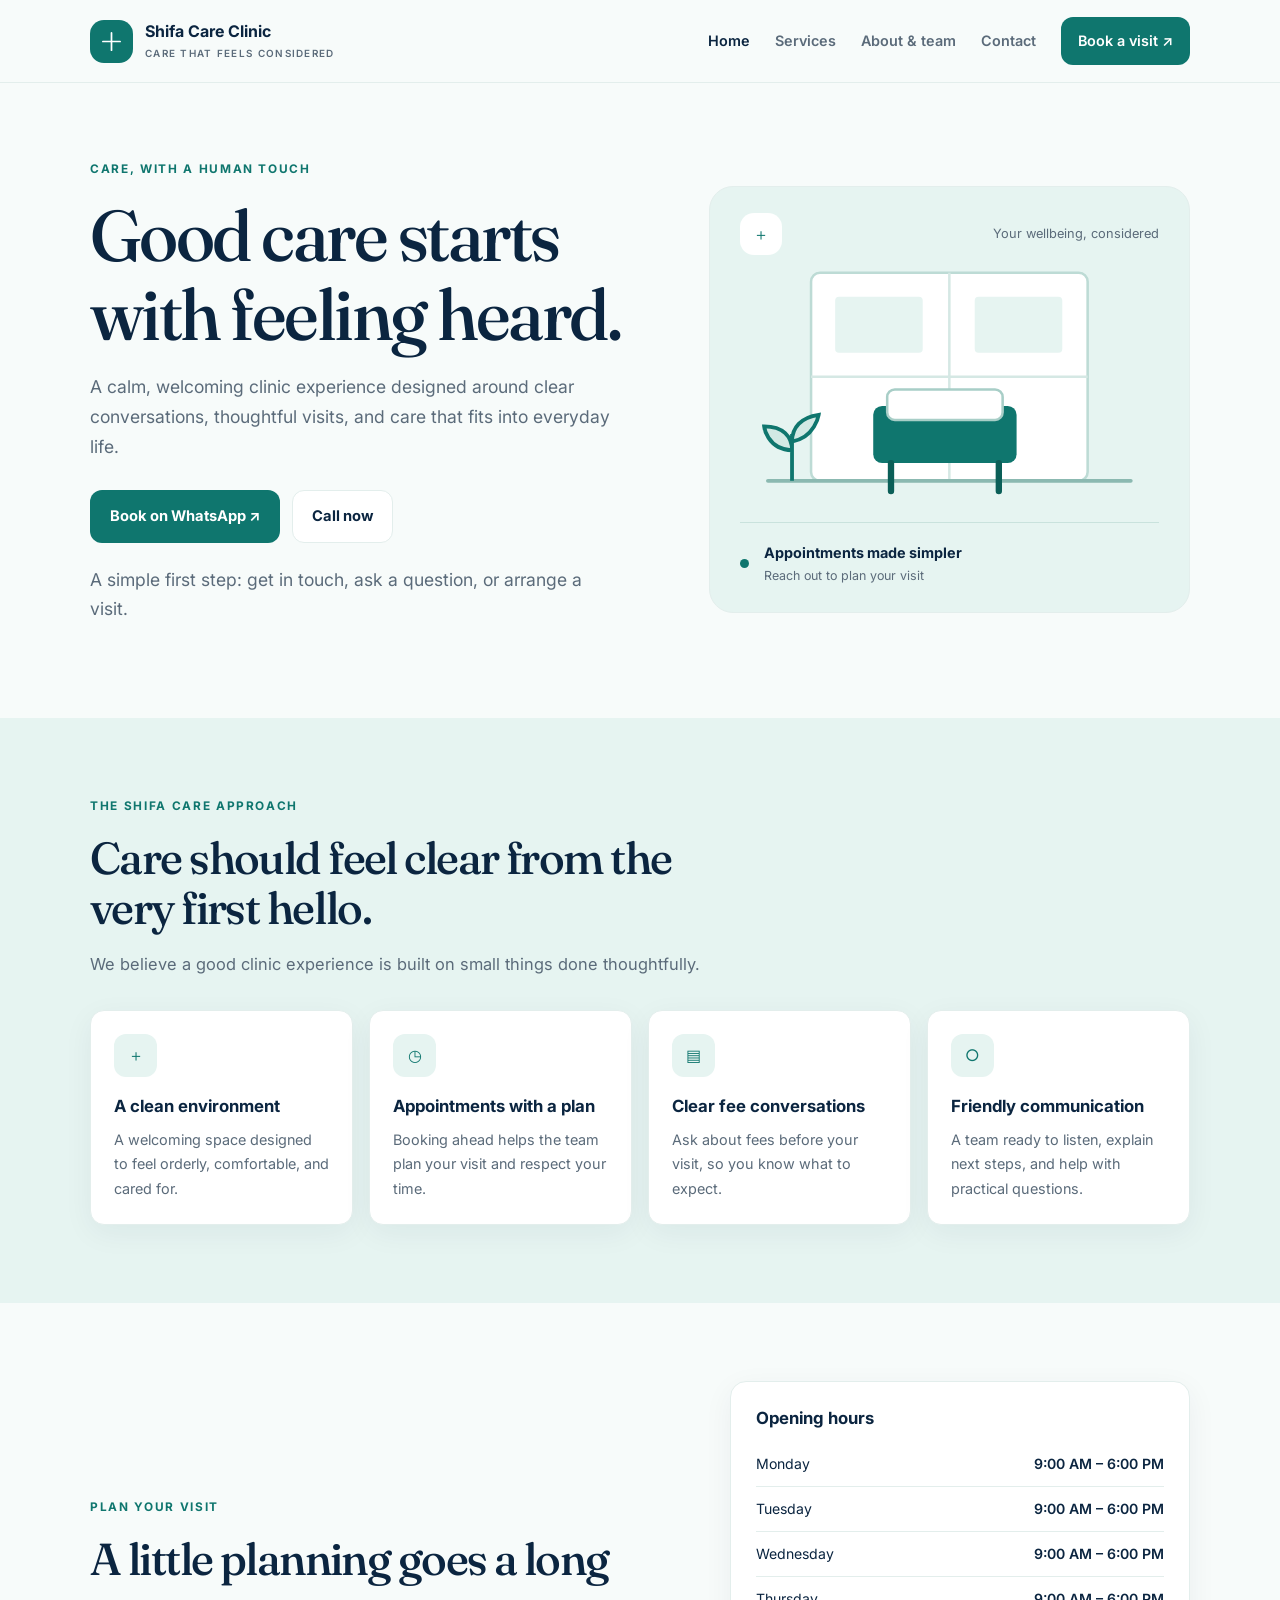
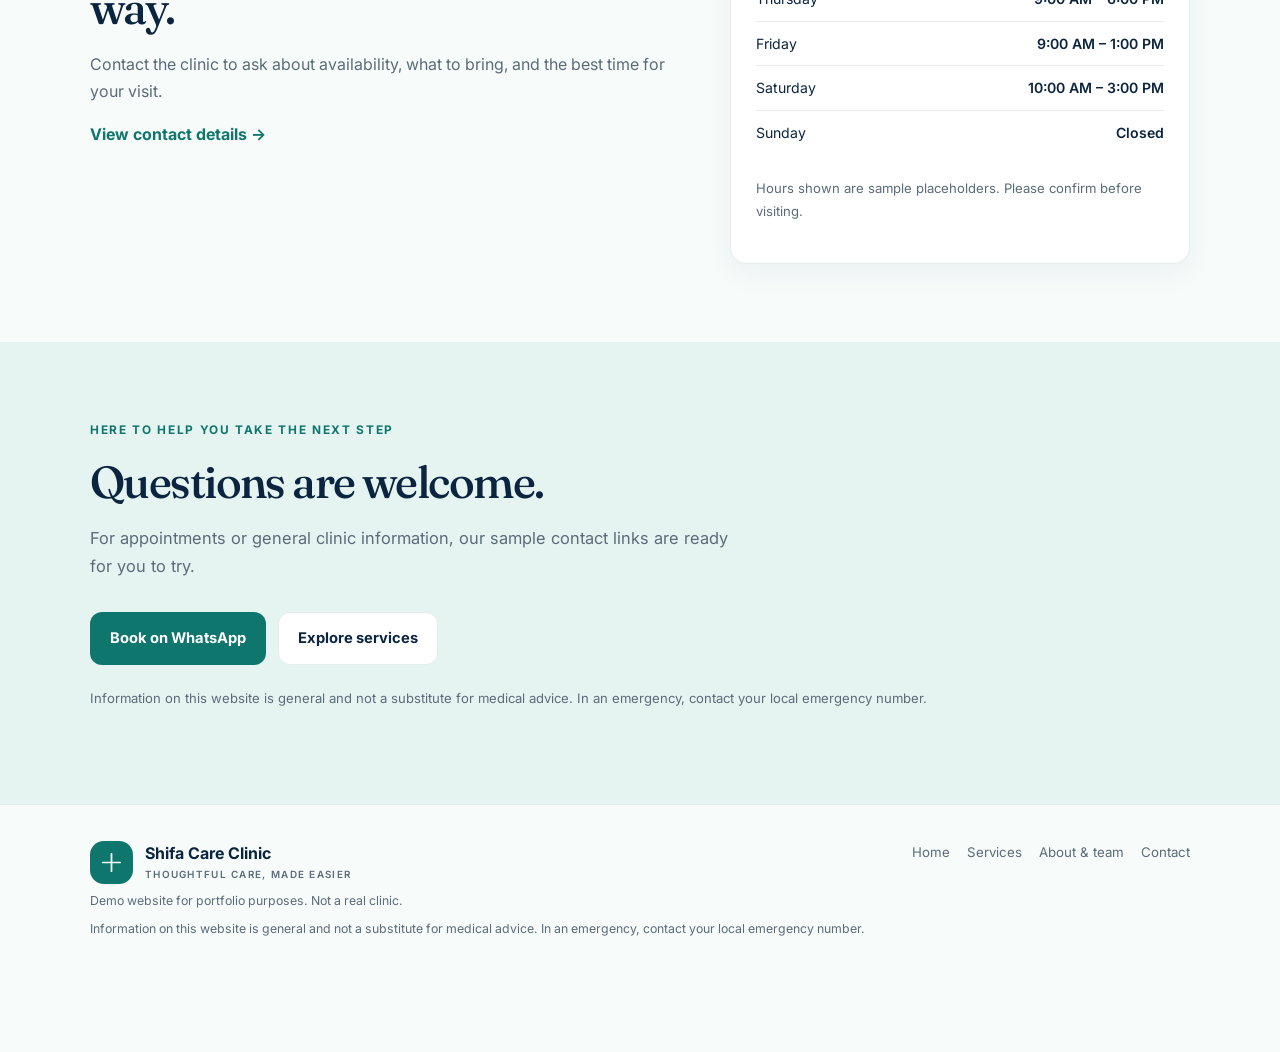
<file: index.html>
<!doctype html><html lang="en"><head><meta charset="utf-8"><meta name="viewport" content="width=device-width,initial-scale=1"><meta name="robots" content="noindex,nofollow,noarchive,nosnippet"><meta name="googlebot" content="noindex,nofollow,noarchive,nosnippet"><meta name="description" content="Fictional clinic portfolio demo."><title>Shifa Care Clinic — Thoughtful care, made easier</title><link rel="icon" href="assets/icon.svg" type="image/svg+xml"><link rel="stylesheet" href="styles.css"><script src="config.js" defer></script><script src="app.js" defer></script></head><body data-page="home"><div id="site-header"></div><main><section class="hero"><div class="wrap hero-grid"><div class="hero-copy"><span class="eyebrow">Care, with a human touch</span><h1>Good care starts with feeling heard.</h1><p>A calm, welcoming clinic experience designed around clear conversations, thoughtful visits, and care that fits into everyday life.</p><div class="actions"><a class="btn btn-primary" data-wa-link href="#">Book on WhatsApp ↗</a><a class="btn btn-secondary" data-phone-link href="#">Call now</a></div><p class="note">A simple first step: get in touch, ask a question, or arrange a visit.</p></div><div class="hero-art"><div class="art-top"><span class="art-mark">＋</span><span class="art-note">Your wellbeing, considered</span></div><div class="art-illustration"><svg viewBox="0 0 330 210" role="img" aria-label="Minimal illustration of a calm clinic room"><rect x="56" y="14" width="218" height="164" rx="7" fill="#fff" stroke="#bddbd5" stroke-width="2"/><path d="M165 14v164M56 96h218" stroke="#d5e8e4" stroke-width="2"/><rect x="75" y="33" width="69" height="44" rx="3" fill="#e6f4f1"/><rect x="185" y="33" width="69" height="44" rx="3" fill="#e6f4f1"/><path d="M22 178h286" stroke="#8bb9b1" stroke-width="3" stroke-linecap="round"/><rect x="105" y="119" width="113" height="45" rx="7" fill="#0f766e"/><rect x="116" y="106" width="91" height="24" rx="6" fill="#fff" stroke="#a8cec7" stroke-width="2"/><path d="M119 164v22m85-22v22" stroke="#0b5f58" stroke-width="5" stroke-linecap="round"/><path d="M41 178v-37m0 13c-20-1-22-19-22-19 15 0 22 8 22 19zm0-7c18-3 21-21 21-21-14 2-21 10-21 21z" stroke="#0f766e" stroke-width="3" fill="#d2e9e4"/></svg></div><div class="art-bottom"><span class="status-dot"></span><div><strong>Appointments made simpler</strong><small>Reach out to plan your visit</small></div></div></div></div></section><section class="section section-mint"><div class="wrap"><div class="section-head"><span class="eyebrow">The Shifa Care approach</span><h2>Care should feel clear from the very first hello.</h2><p>We believe a good clinic experience is built on small things done thoughtfully.</p></div><div class="trust-grid"><article class="trust-item"><div class="mini-icon">＋</div><h3>A clean environment</h3><p>A welcoming space designed to feel orderly, comfortable, and cared for.</p></article><article class="trust-item"><div class="mini-icon">◷</div><h3>Appointments with a plan</h3><p>Booking ahead helps the team plan your visit and respect your time.</p></article><article class="trust-item"><div class="mini-icon">▤</div><h3>Clear fee conversations</h3><p>Ask about fees before your visit, so you know what to expect.</p></article><article class="trust-item"><div class="mini-icon">○</div><h3>Friendly communication</h3><p>A team ready to listen, explain next steps, and help with practical questions.</p></article></div></div></section><section class="section"><div class="wrap hours-strip"><div><span class="eyebrow">Plan your visit</span><h2>A little planning goes a long way.</h2><p>Contact the clinic to ask about availability, what to bring, and the best time for your visit.</p><a class="text-link" href="contact.html">View contact details →</a></div><div class="hours-panel"><h3>Opening hours</h3><div data-hours></div><p class="note">Hours shown are sample placeholders. Please confirm before visiting.</p></div></div></section><section class="section section-mint"><div class="wrap"><div class="section-head"><span class="eyebrow">Here to help you take the next step</span><h2>Questions are welcome.</h2><p>For appointments or general clinic information, our sample contact links are ready for you to try.</p></div><div class="actions"><a class="btn btn-primary" data-wa-link href="#">Book on WhatsApp</a><a class="btn btn-secondary" href="services.html">Explore services</a></div><p class="note">Information on this website is general and not a substitute for medical advice. In an emergency, contact your local emergency number.</p></div></section></main><div id="site-footer"></div></body></html>
</file>
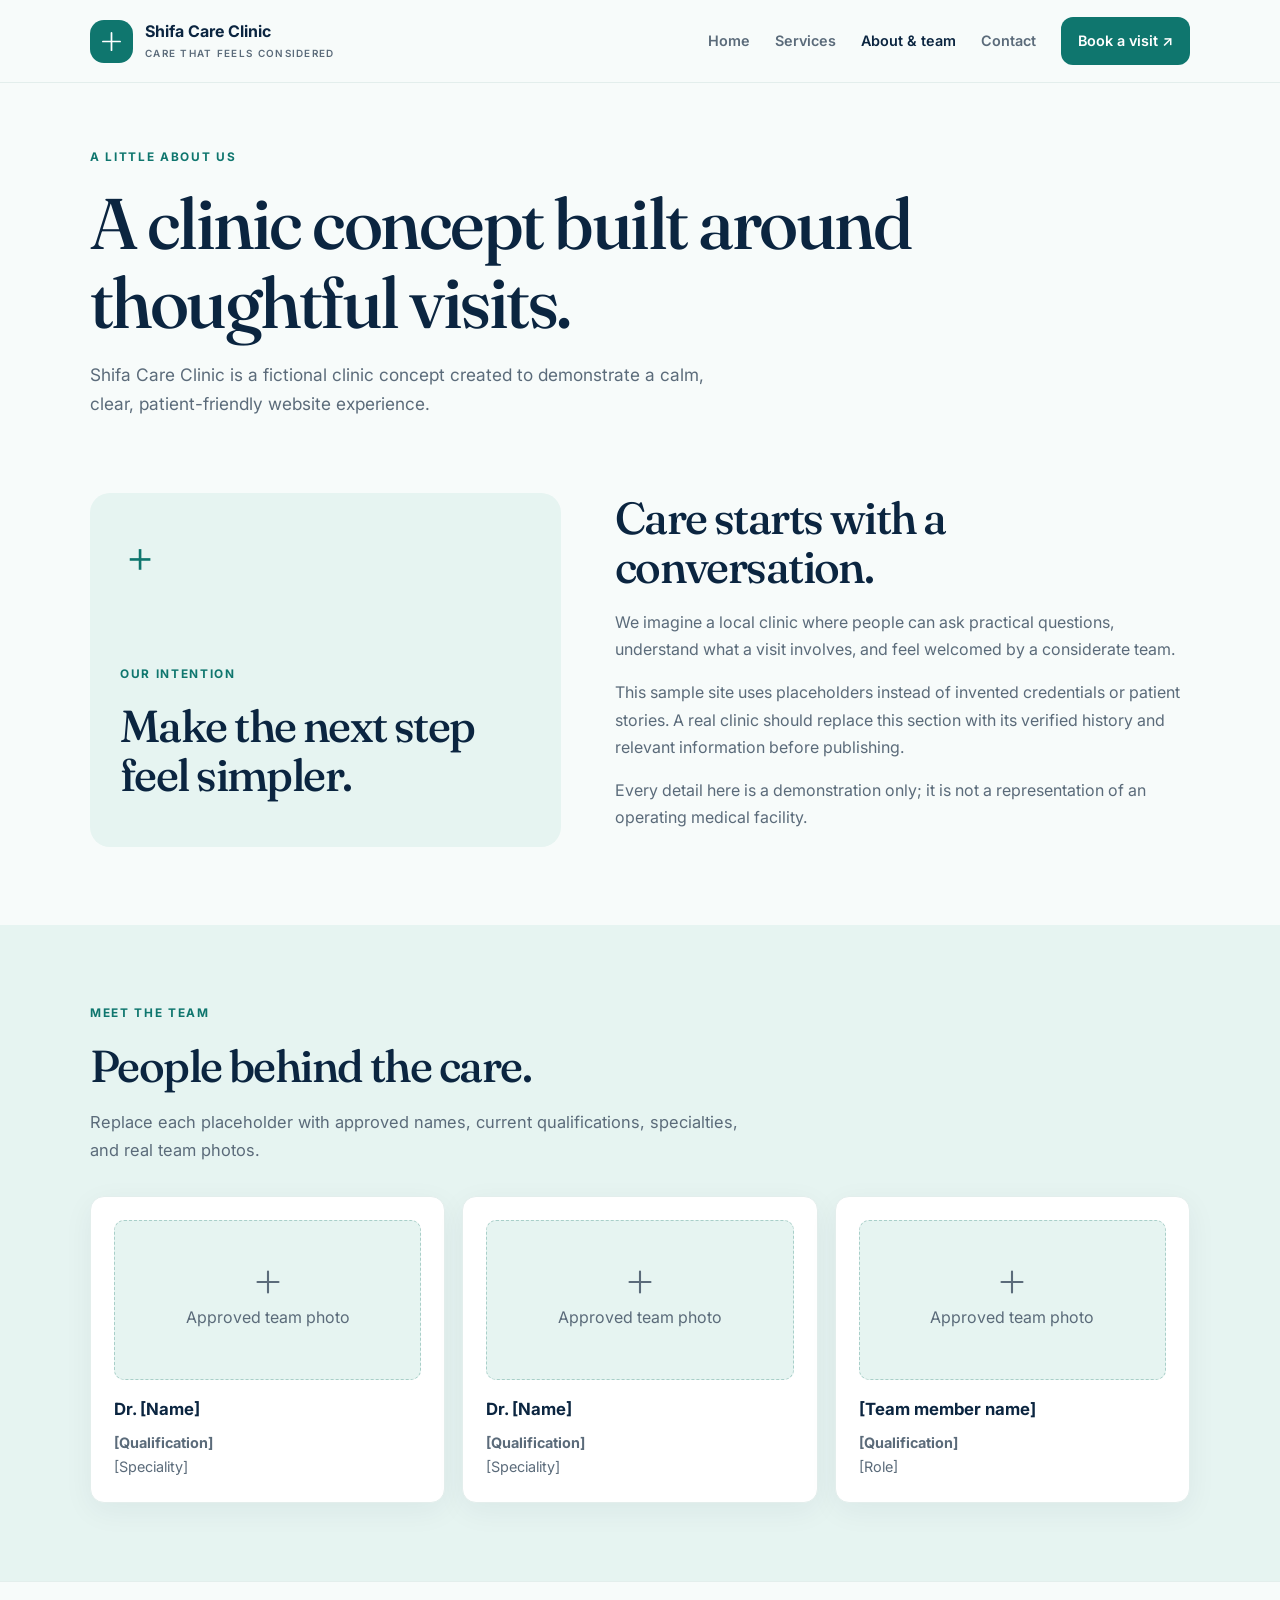
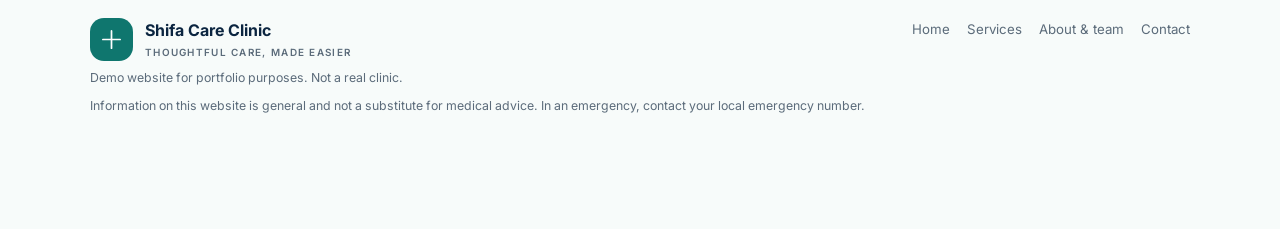
<file: about.html>
<!doctype html><html lang="en"><head><meta charset="utf-8"><meta name="viewport" content="width=device-width,initial-scale=1"><meta name="robots" content="noindex,nofollow,noarchive,nosnippet"><meta name="googlebot" content="noindex,nofollow,noarchive,nosnippet"><meta name="description" content="Fictional clinic story and clearly marked team placeholders."><title>About & Team — Shifa Care Clinic</title><link rel="icon" href="assets/icon.svg" type="image/svg+xml"><link rel="stylesheet" href="styles.css"><script src="config.js" defer></script><script src="app.js" defer></script></head><body data-page="about"><div id="site-header"></div><main><section class="page-hero"><div class="wrap"><span class="eyebrow">A little about us</span><h1>A clinic concept built around thoughtful visits.</h1><p>Shifa Care Clinic is a fictional clinic concept created to demonstrate a calm, clear, patient-friendly website experience.</p></div></section><section class="section" style="padding-top:20px"><div class="wrap story-grid"><div class="story-panel"><div class="story-symbol">＋</div><div><span class="eyebrow">Our intention</span><h2>Make the next step feel simpler.</h2></div></div><div><h2>Care starts with a conversation.</h2><p>We imagine a local clinic where people can ask practical questions, understand what a visit involves, and feel welcomed by a considerate team.</p><p>This sample site uses placeholders instead of invented credentials or patient stories. A real clinic should replace this section with its verified history and relevant information before publishing.</p><p>Every detail here is a demonstration only; it is not a representation of an operating medical facility.</p></div></div></section><section class="section section-mint"><div class="wrap"><div class="section-head"><span class="eyebrow">Meet the team</span><h2>People behind the care.</h2><p>Replace each placeholder with approved names, current qualifications, specialties, and real team photos.</p></div><div class="team-grid" data-team></div></div></section></main><div id="site-footer"></div></body></html>
</file>
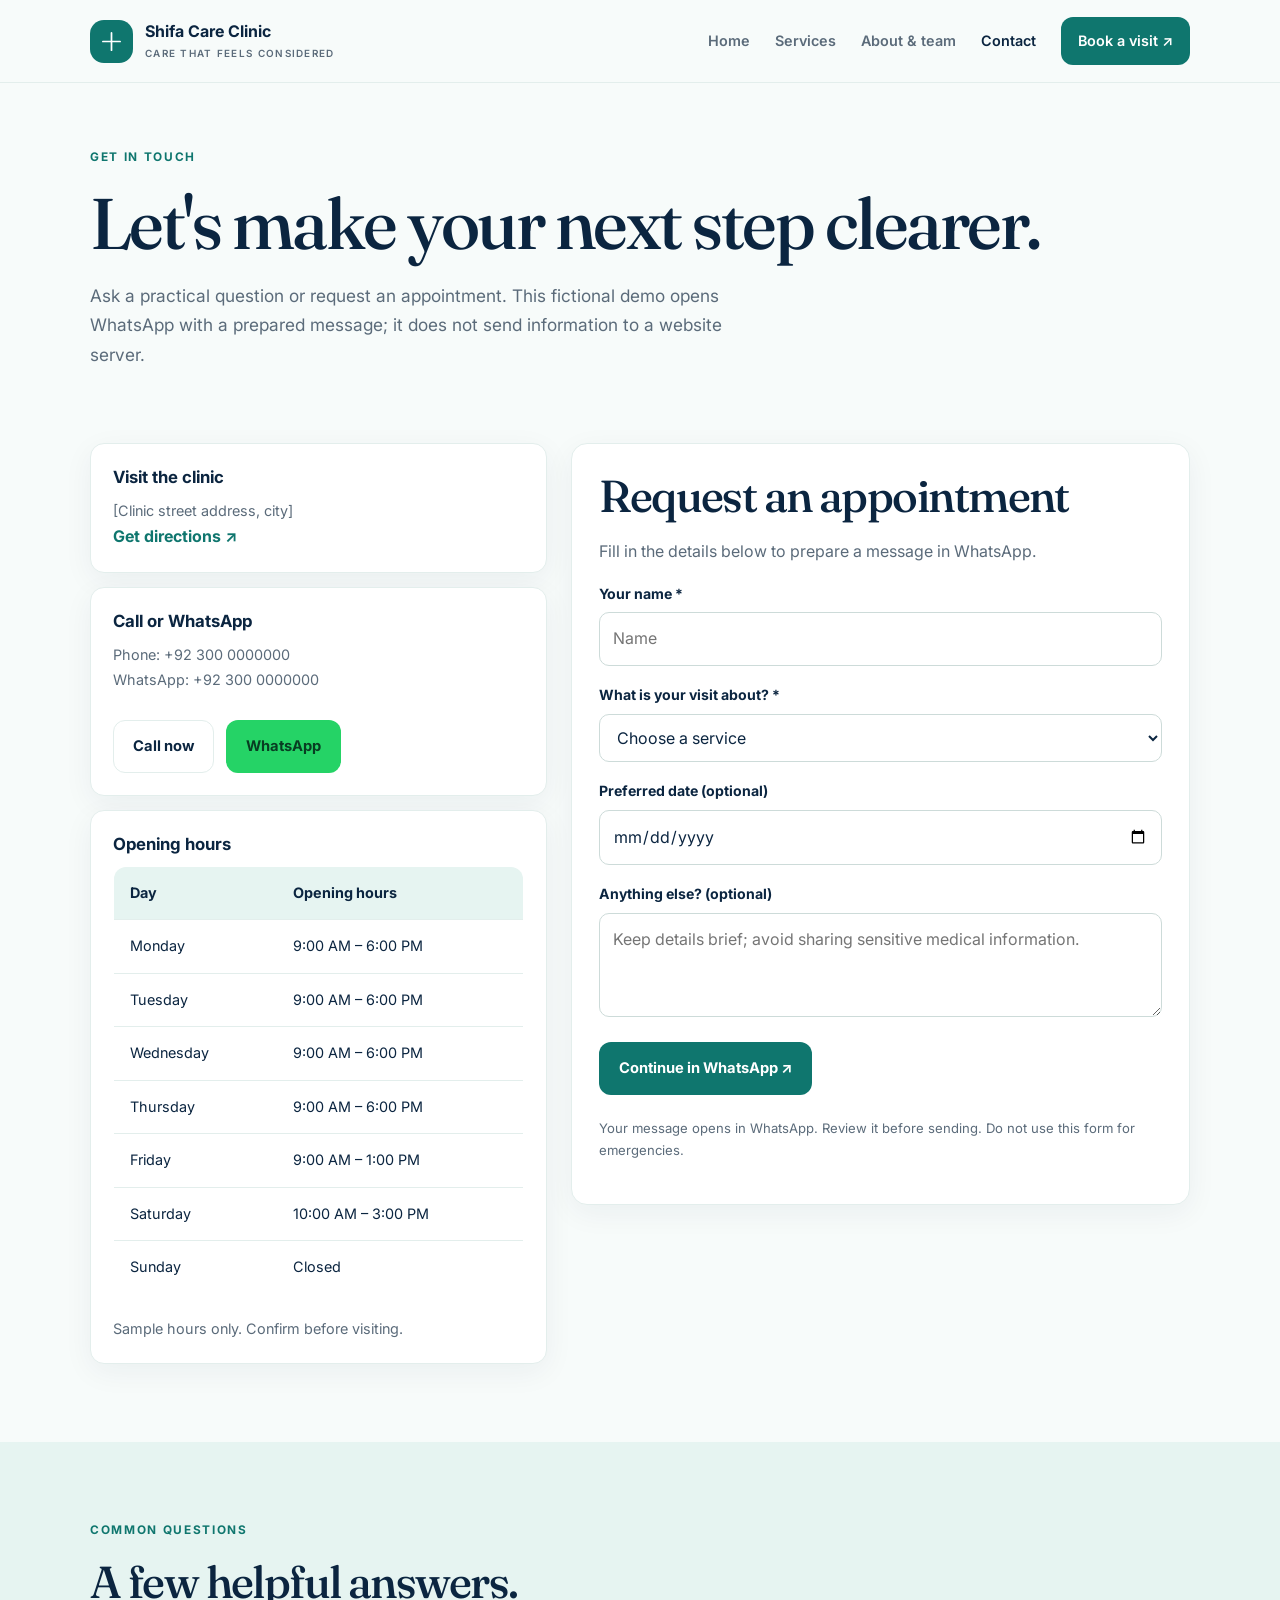
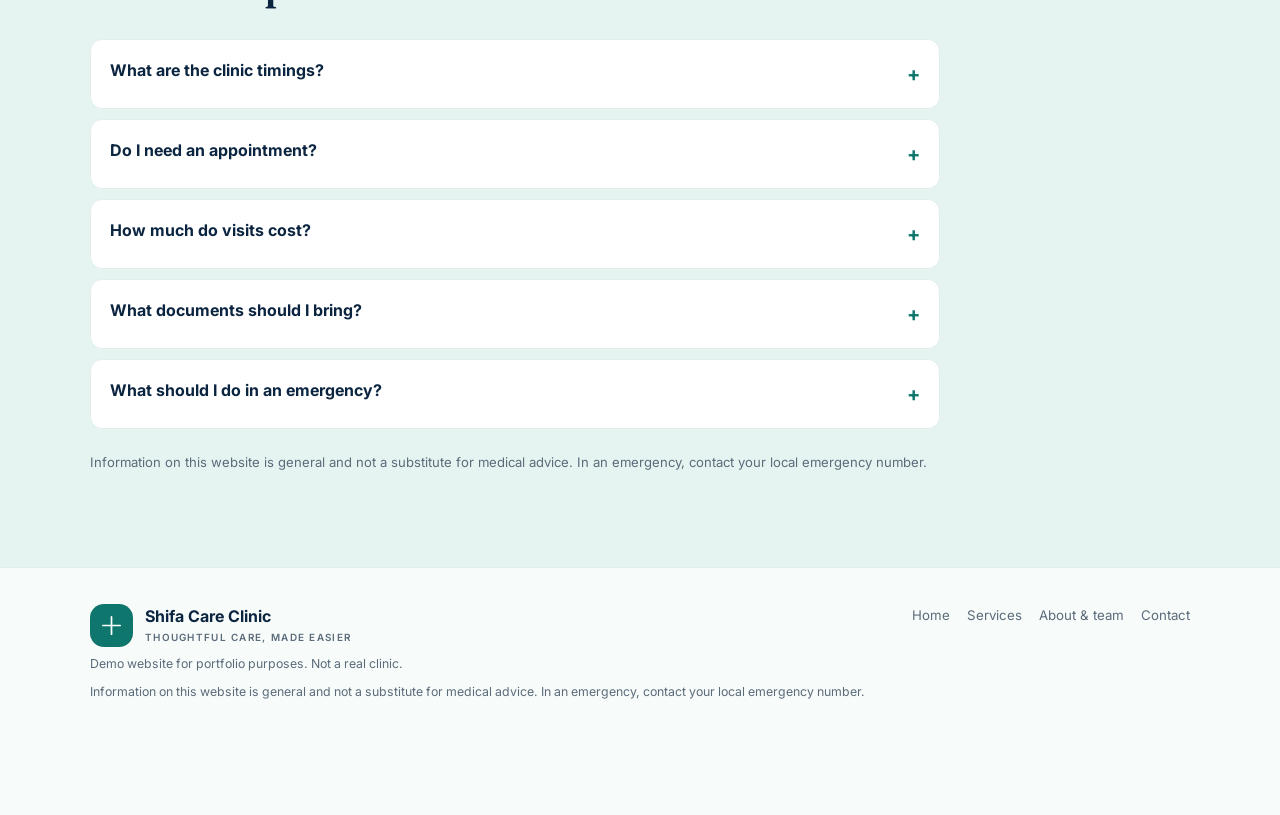
<file: contact.html>
<!doctype html><html lang="en"><head><meta charset="utf-8"><meta name="viewport" content="width=device-width,initial-scale=1"><meta name="robots" content="noindex,nofollow,noarchive,nosnippet"><meta name="googlebot" content="noindex,nofollow,noarchive,nosnippet"><meta name="description" content="Contact and appointment demo for a fictional clinic."><title>Contact — Shifa Care Clinic</title><link rel="icon" href="assets/icon.svg" type="image/svg+xml"><link rel="stylesheet" href="styles.css"><script src="config.js" defer></script><script src="app.js" defer></script></head><body data-page="contact"><div id="site-header"></div><main><section class="page-hero"><div class="wrap"><span class="eyebrow">Get in touch</span><h1>Let's make your next step clearer.</h1><p>Ask a practical question or request an appointment. This fictional demo opens WhatsApp with a prepared message; it does not send information to a website server.</p></div></section><section class="section" style="padding-top:20px"><div class="wrap contact-grid"><div class="contact-stack"><article class="card info-card"><h3>Visit the clinic</h3><p>[Clinic street address, city]</p><a class="text-link" data-directions href="#" target="_blank" rel="noopener">Get directions ↗</a></article><article class="card info-card"><h3>Call or WhatsApp</h3><p>Phone: +92 300 0000000</p><p>WhatsApp: +92 300 0000000</p><div class="actions"><a class="btn btn-secondary" data-phone-link href="#">Call now</a><a class="btn btn-wa" data-wa-link href="#">WhatsApp</a></div></article><article class="card info-card"><h3>Opening hours</h3><div data-hours-table></div><p class="note">Sample hours only. Confirm before visiting.</p></article></div><div class="form-card"><h2>Request an appointment</h2><p>Fill in the details below to prepare a message in WhatsApp.</p><form id="appointment-form"><div class="field"><label for="name">Your name *</label><input id="name" name="name" autocomplete="name" required placeholder="Name"></div><div class="field"><label for="service">What is your visit about? *</label><select id="service" name="service" required><option value="">Choose a service</option><option>General consultation</option><option>Child care</option><option>Women's health</option><option>Diabetes and blood pressure checkups</option><option>Lab tests</option><option>Vaccinations</option><option>Minor procedures</option><option>Follow-up care</option><option>General question</option></select></div><div class="field"><label for="date">Preferred date (optional)</label><input id="date" name="date" type="date"></div><div class="field"><label for="message">Anything else? (optional)</label><textarea id="message" name="message" placeholder="Keep details brief; avoid sharing sensitive medical information."></textarea></div><button class="btn btn-primary" type="submit">Continue in WhatsApp ↗</button><p class="note">Your message opens in WhatsApp. Review it before sending. Do not use this form for emergencies.</p></form></div></div></section><section class="section section-mint"><div class="wrap"><div class="section-head"><span class="eyebrow">Common questions</span><h2>A few helpful answers.</h2></div><div class="faq-list"><details><summary>What are the clinic timings?</summary><p>See the sample opening hours on this page and confirm the current schedule directly with the clinic.</p></details><details><summary>Do I need an appointment?</summary><p>Contact the clinic to ask about availability and whether you should book ahead.</p></details><details><summary>How much do visits cost?</summary><p>Fees are not listed in this demo. Ask the clinic for current fees before arranging a visit.</p></details><details><summary>What documents should I bring?</summary><p>Ask the clinic what is appropriate for your visit. You may want to bring relevant records or a list of questions if applicable.</p></details><details><summary>What should I do in an emergency?</summary><p>This website is not an emergency service. In an emergency, contact your local emergency number.</p></details></div><p class="note">Information on this website is general and not a substitute for medical advice. In an emergency, contact your local emergency number.</p></div></section></main><div id="site-footer"></div></body></html>
</file>
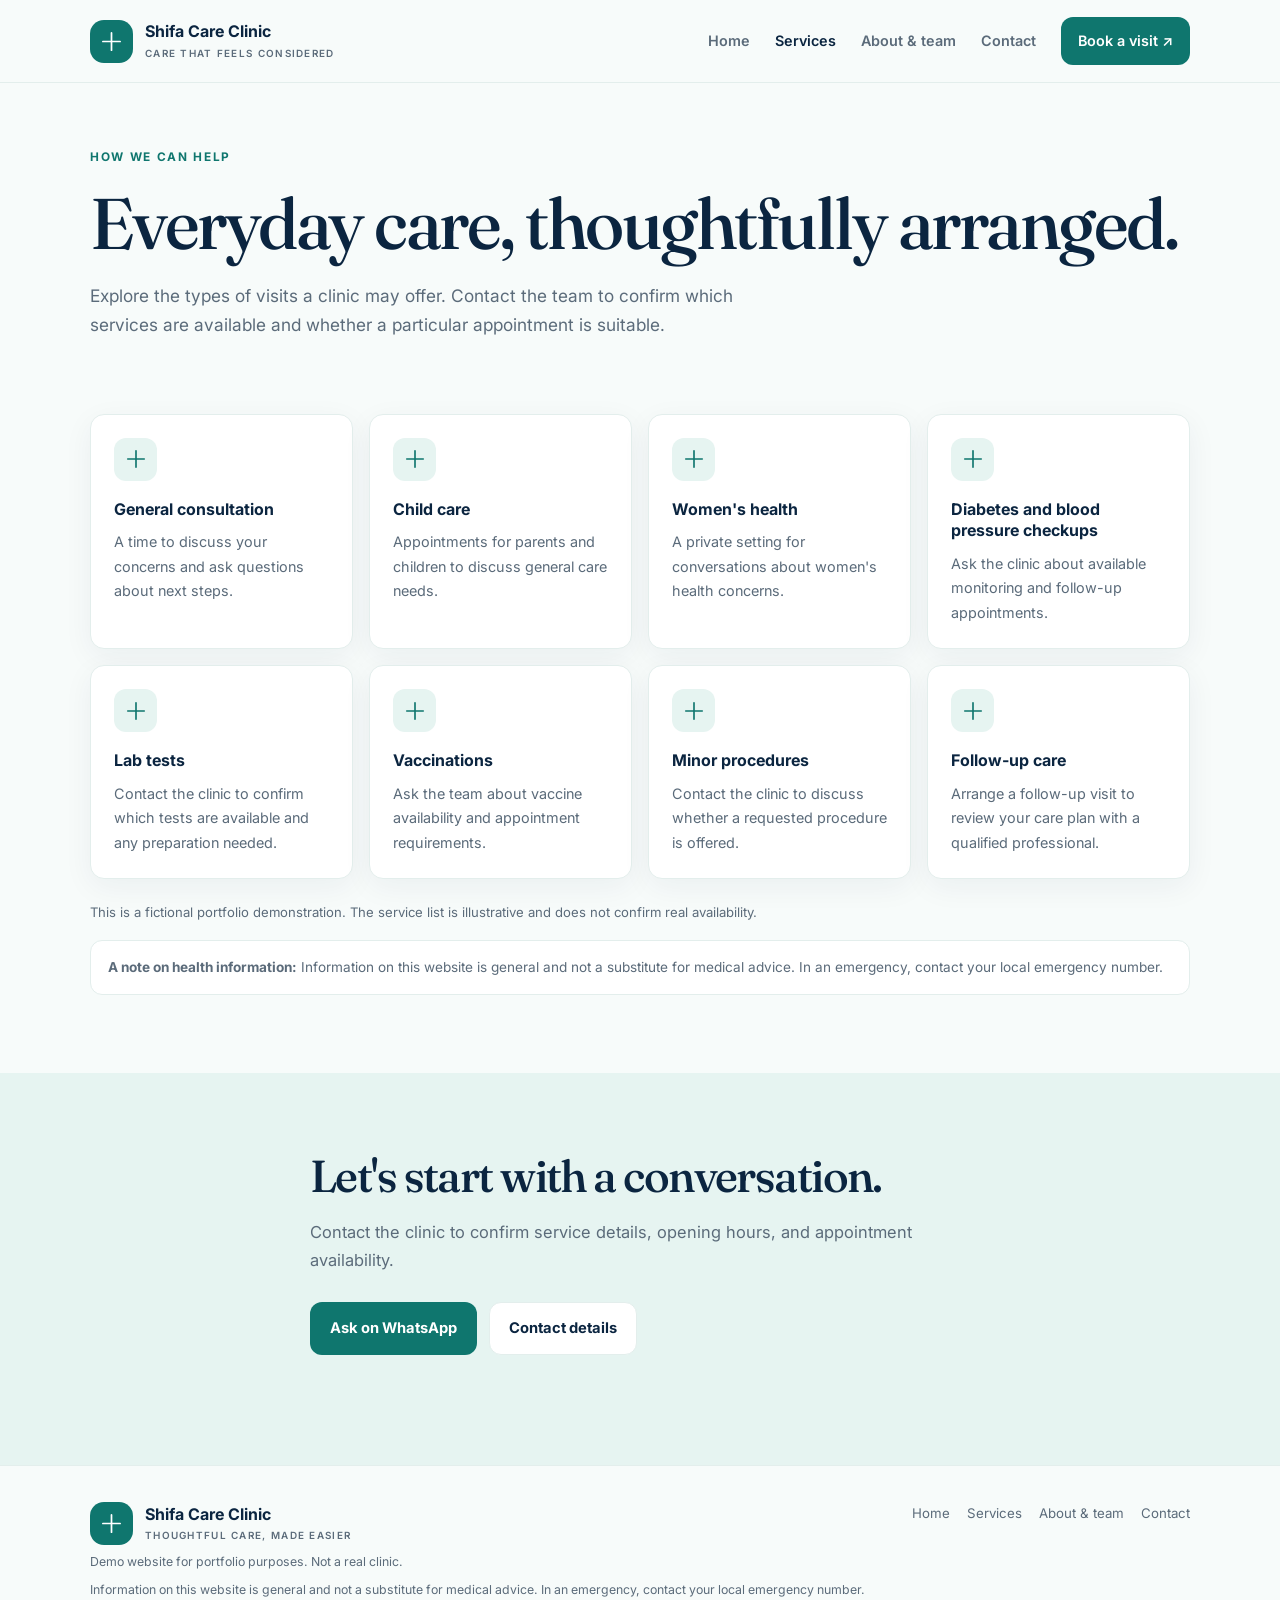
<file: services.html>
<!doctype html><html lang="en"><head><meta charset="utf-8"><meta name="viewport" content="width=device-width,initial-scale=1"><meta name="robots" content="noindex,nofollow,noarchive,nosnippet"><meta name="googlebot" content="noindex,nofollow,noarchive,nosnippet"><meta name="description" content="Sample service list for a fictional clinic portfolio demo."><title>Services — Shifa Care Clinic</title><link rel="icon" href="assets/icon.svg" type="image/svg+xml"><link rel="stylesheet" href="styles.css"><script src="config.js" defer></script><script src="app.js" defer></script></head><body data-page="services"><div id="site-header"></div><main><section class="page-hero"><div class="wrap"><span class="eyebrow">How we can help</span><h1>Everyday care, thoughtfully arranged.</h1><p>Explore the types of visits a clinic may offer. Contact the team to confirm which services are available and whether a particular appointment is suitable.</p></div></section><section class="section" style="padding-top:20px"><div class="wrap"><div class="service-grid" data-services></div><p class="note">This is a fictional portfolio demonstration. The service list is illustrative and does not confirm real availability.</p><div class="disclaimer"><strong>A note on health information:</strong> Information on this website is general and not a substitute for medical advice. In an emergency, contact your local emergency number.</div></div></section><section class="section section-mint"><div class="wrap section-head"><h2>Let's start with a conversation.</h2><p>Contact the clinic to confirm service details, opening hours, and appointment availability.</p><div class="actions"><a class="btn btn-primary" data-wa-link href="#">Ask on WhatsApp</a><a class="btn btn-secondary" href="contact.html">Contact details</a></div></div></section></main><div id="site-footer"></div></body></html>
</file>
<file: styles.css>
@import url('https://fonts.googleapis.com/css2?family=Fraunces:opsz,wght@9..144,500;9..144,600&family=Inter:wght@400;500;600;700&display=swap');
:root{--bg:#F7FBFA;--surface:#fff;--text:#0B2540;--muted:#5B6B7A;--accent:#0F766E;--accent-hover:#0B5F58;--mint:#E6F4F1;--wa:#25D366;--border:#E3EEEC;--shadow:0 8px 30px rgba(11,37,64,.055);--max:1100px}*{box-sizing:border-box}html{scroll-behavior:smooth}body{margin:0;background:var(--bg);color:var(--text);font:16px/1.7 Inter,Arial,sans-serif}a{color:inherit;text-decoration:none}button,input,select,textarea{font:inherit}a:focus-visible,button:focus-visible,input:focus-visible,select:focus-visible,textarea:focus-visible,summary:focus-visible{outline:3px solid #0F766E;outline-offset:3px}.wrap{width:min(calc(100% - 44px),var(--max));margin:auto}h1,h2{font-family:Fraunces,Georgia,serif;font-weight:500;letter-spacing:-.035em;line-height:1.1;margin:0 0 18px}h1{font-size:clamp(2.8rem,5.6vw,4.65rem)}h2{font-size:clamp(2rem,3.5vw,3rem)}h3{font-size:1.05rem;line-height:1.35;margin:0 0 10px}p{color:var(--muted);margin:0 0 16px}.header{position:sticky;top:0;z-index:10;background:rgba(247,251,250,.96);border-bottom:1px solid var(--border);backdrop-filter:blur(12px)}.nav{min-height:82px;display:flex;align-items:center;justify-content:space-between;gap:24px}.brand{display:flex;align-items:center;gap:12px;font-weight:700;line-height:1.2}.brand small{display:block;font-size:.62rem;letter-spacing:.13em;color:var(--muted);font-weight:600;margin-top:6px}.brand-mark{display:grid;place-items:center;width:43px;height:43px;background:var(--accent);color:#fff;border-radius:14px}.brand-mark svg{width:23px;height:23px}.navlinks{display:flex;align-items:center;gap:25px;font-size:.9rem;font-weight:600}.navlinks a:not(.nav-cta){color:var(--muted)}.navlinks a[aria-current=page],.navlinks a:hover{color:var(--text)}.nav-cta{background:var(--accent);color:white;padding:12px 17px;border-radius:12px}.nav-cta:hover,.btn-primary:hover{background:var(--accent-hover)}.menu-toggle{display:none;border:1px solid var(--border);background:white;border-radius:10px;padding:8px 12px}.hero{padding:76px 0 78px}.hero-grid{display:grid;grid-template-columns:1.08fr .92fr;gap:55px;align-items:center}.eyebrow{display:block;color:var(--accent);text-transform:uppercase;font-size:.74rem;letter-spacing:.14em;font-weight:700;margin-bottom:17px}.hero-copy>p{font-size:1.1rem;max-width:530px}.actions{display:flex;flex-wrap:wrap;gap:12px;margin-top:28px}.btn{display:inline-flex;align-items:center;justify-content:center;gap:9px;padding:13px 19px;min-height:50px;border-radius:12px;font-weight:700;font-size:.92rem;border:1px solid transparent;transition:transform .18s,background .18s,border-color .18s}.btn:hover{transform:translateY(-2px)}.btn-primary{background:var(--accent);color:white}.btn-secondary{background:white;border-color:var(--border);color:var(--text)}.btn-secondary:hover{border-color:#a9cfc9}.btn-wa{background:var(--wa);color:#083d22}.note{font-size:.82rem;color:var(--muted);margin-top:22px}.hero-art{background:var(--mint);border:1px solid var(--border);border-radius:24px;padding:26px 30px;min-height:390px;display:flex;flex-direction:column;justify-content:space-between}.art-top,.art-bottom{display:flex;align-items:center;justify-content:space-between;gap:15px}.art-mark{background:white;color:var(--accent);border-radius:14px;width:42px;height:42px;display:grid;place-items:center}.art-mark svg{width:25px}.art-note{font-size:.8rem;color:var(--muted)}.art-illustration svg{width:100%;height:auto;display:block}.art-bottom{justify-content:flex-start;border-top:1px solid #c9e2dd;padding-top:18px}.art-bottom strong,.art-bottom small{display:block}.art-bottom strong{font-size:.9rem}.art-bottom small{color:var(--muted);font-size:.78rem}.status-dot{width:9px;height:9px;background:var(--accent);border-radius:50%}.section{padding:78px 0}.section-mint{background:var(--mint)}.section-head{max-width:660px;margin-bottom:32px}.section-head p{font-size:1.03rem}.trust-grid{display:grid;grid-template-columns:repeat(4,1fr);gap:16px}.trust-item,.card{background:var(--surface);border:1px solid var(--border);border-radius:14px;padding:23px;box-shadow:var(--shadow)}.mini-icon,.service-icon{width:43px;height:43px;border-radius:12px;background:var(--mint);color:var(--accent);display:grid;place-items:center;margin-bottom:18px}.mini-icon svg,.service-icon svg{width:22px;height:22px;fill:none;stroke:currentColor;stroke-width:1.6;stroke-linecap:round;stroke-linejoin:round}.trust-item p,.card p{font-size:.9rem;margin-bottom:0}.hours-strip{display:grid;grid-template-columns:1fr .8fr;gap:65px;align-items:center}.hours-panel{background:white;border:1px solid var(--border);border-radius:16px;padding:25px;box-shadow:var(--shadow)}.hours-panel h3{margin-bottom:12px}.hours-row{display:flex;justify-content:space-between;gap:16px;padding:10px 0;border-bottom:1px solid var(--border);font-size:.88rem}.hours-row:last-child{border:0}.hours-row span:last-child{font-weight:600;color:var(--text);text-align:right}.text-link{color:var(--accent);font-weight:700}.page-hero{padding:64px 0 38px}.page-hero p{max-width:650px;font-size:1.08rem}.service-grid{display:grid;grid-template-columns:repeat(4,1fr);gap:16px}.service-card{transition:transform .18s,border-color .18s}.service-card:hover,.team-card:hover{transform:translateY(-3px);border-color:#b9d8d3}.service-card h3{font-size:1rem}.story-grid{display:grid;grid-template-columns:.9fr 1.1fr;gap:54px}.story-panel{background:var(--mint);border-radius:20px;padding:30px;min-height:280px;display:flex;flex-direction:column;justify-content:space-between}.story-symbol{font-size:2.5rem;color:var(--accent)}.team-grid{display:grid;grid-template-columns:repeat(3,1fr);gap:17px}.photo-placeholder{height:160px;border-radius:10px;background:var(--mint);border:1px dashed #a9cfc9;display:grid;place-items:center;text-align:center;color:var(--muted);margin-bottom:18px}.photo-placeholder svg{width:28px;height:28px;display:block;margin:0 auto 8px}.contact-grid{display:grid;grid-template-columns:.85fr 1.15fr;gap:24px;align-items:start}.contact-stack{display:grid;gap:14px}.info-card{padding:22px}.form-card{background:#fff;border:1px solid var(--border);border-radius:16px;padding:27px;box-shadow:var(--shadow)}.field{margin:0 0 17px}.field label{display:block;font-size:.88rem;font-weight:700;margin-bottom:7px}.field input,.field select,.field textarea{width:100%;padding:12px 13px;border:1px solid #cddbd9;border-radius:10px;background:#fff;color:var(--text);min-height:47px}.field textarea{min-height:104px;resize:vertical}.form-grid{display:grid;grid-template-columns:1fr 1fr;gap:14px}.hours-table{width:100%;border-collapse:collapse;background:#fff;border:1px solid var(--border);border-radius:13px;overflow:hidden}.hours-table th,.hours-table td{text-align:left;padding:14px 16px;border-bottom:1px solid var(--border);font-size:.9rem}.hours-table th{background:var(--mint)}.faq-list{display:grid;gap:10px;max-width:850px}.faq-list details{border:1px solid var(--border);background:#fff;border-radius:12px;padding:17px 19px}.faq-list summary{cursor:pointer;font-weight:700;display:flex;justify-content:space-between;gap:15px}.faq-list summary:after{content:'+';color:var(--accent);font-size:1.25rem}.faq-list details[open] summary:after{content:'−'}.faq-list details p{margin:12px 0 0;font-size:.92rem}.footer{border-top:1px solid var(--border);padding:36px 0 105px}.footer-grid{display:flex;justify-content:space-between;gap:25px;align-items:start}.footer p{font-size:.82rem;margin:7px 0}.footer-nav{display:flex;gap:17px;flex-wrap:wrap;font-size:.83rem;color:var(--muted)}.demo-note{font-size:.77rem!important}.mobile-bar{display:none}.disclaimer{background:#fff;border:1px solid var(--border);border-radius:12px;padding:15px 17px;font-size:.85rem;color:var(--muted)}@media(max-width:900px){.hero-grid{gap:28px}.trust-grid,.service-grid{grid-template-columns:repeat(2,1fr)}}@media(max-width:680px){.wrap{width:min(calc(100% - 32px),var(--max))}.nav{min-height:68px}.menu-toggle{display:block}.navlinks{display:none;position:absolute;top:68px;left:0;right:0;padding:15px 20px 20px;background:var(--bg);border-bottom:1px solid var(--border);flex-direction:column;align-items:stretch;gap:0}.navlinks.open{display:flex}.navlinks a{padding:12px 5px}.navlinks .nav-cta{text-align:center;margin-top:7px}.hero{padding:46px 0}.hero-grid,.hours-strip,.story-grid,.contact-grid{grid-template-columns:1fr;gap:24px}.hero-art{min-height:300px}.section{padding:57px 0}.trust-grid{gap:11px}.trust-item{padding:17px}.page-hero{padding:44px 0 28px}.service-grid{gap:11px}.card{padding:17px}.team-grid{grid-template-columns:1fr}.team-card{display:grid;grid-template-columns:115px 1fr;gap:14px;align-items:center;padding:13px}.photo-placeholder{height:126px;margin:0;grid-row:span 3}.form-card{padding:20px}.form-grid{grid-template-columns:1fr;gap:0}.hours-table th,.hours-table td{padding:12px 11px;font-size:.82rem}.footer{padding-bottom:105px}.footer-grid{flex-direction:column}.mobile-bar{display:grid;grid-template-columns:1fr 1fr;gap:10px;position:fixed;z-index:20;bottom:0;left:0;right:0;padding:11px 16px calc(11px + env(safe-area-inset-bottom));background:rgba(255,255,255,.97);border-top:1px solid var(--border);box-shadow:0 -8px 24px rgba(11,37,64,.07)}.mobile-bar .btn{min-height:46px;padding:10px;font-size:.9rem}.footer-nav{gap:12px}}@media(prefers-reduced-motion:reduce){*,*::before,*::after{scroll-behavior:auto!important;transition:none!important;animation:none!important}}
</file>
